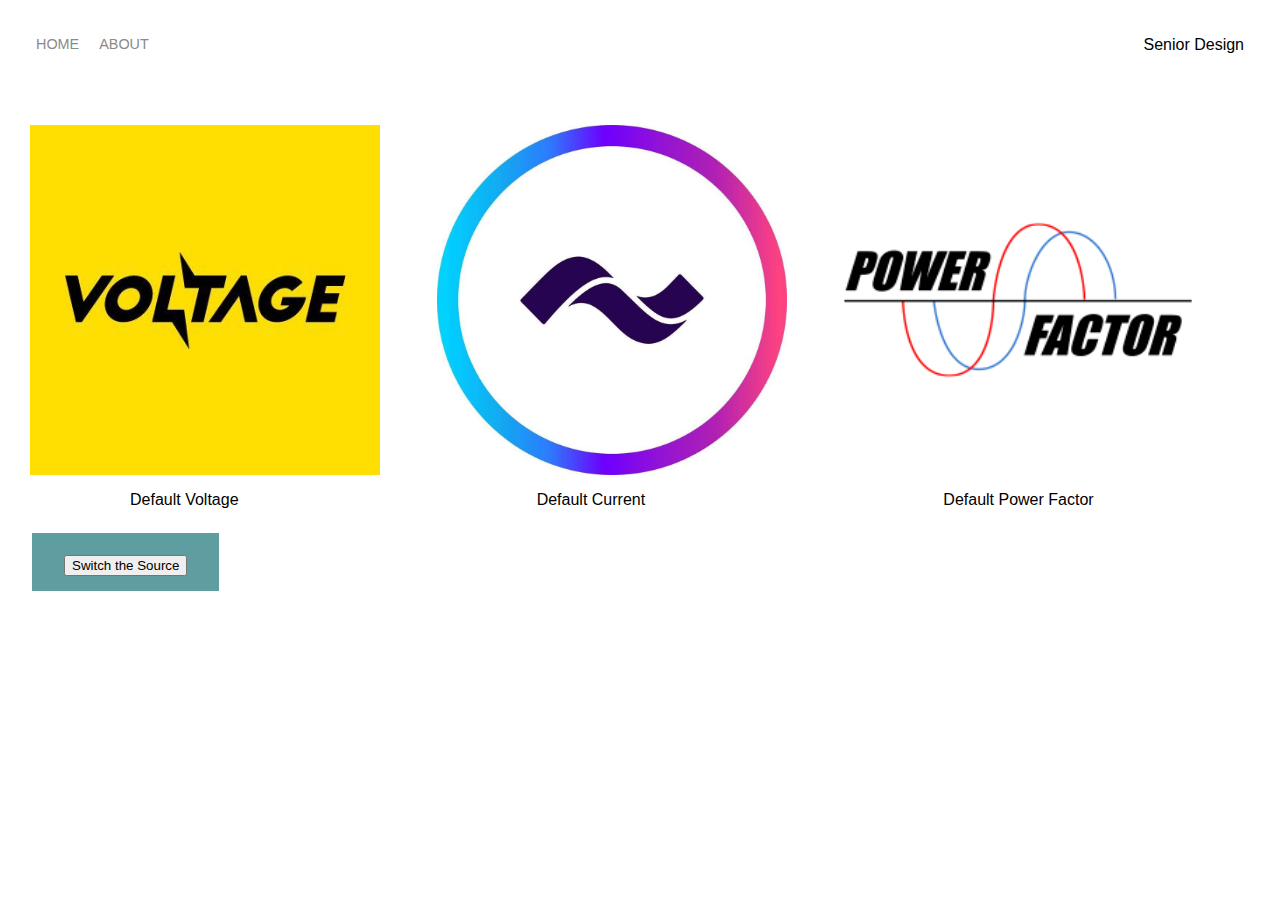
<file: index.html>
<!DOCTYPE html>
<html>
    <head>
        <meta charset="UTF-8">
        <title>Power Management System</title>
        <link rel="stylesheet" href="style.css">
    </head>
    <body> 
        <div class="container">
            <div class="nav-wrapper">
                <div class="left-side">
                    <div class="nav-link-wrapper">
                        <a href="index.html">Home</a>
                    </div>
                    
                    <div class="nav-link-wrapper">
                        <a href="about.html">About</a>
                    </div>
                    
                </div>

                <div class="right-side">
                    <div class="brand">
                        <div>Senior Design</div>
                    </div>
                </div> 
            </div>

            <div class="content-wrapper">
                <div class="items-wrapper">
                    <div class="item-wrapper">
                        <div class="img-background" style="background-image:url(images/voltage.jpg)"></div>
                        <div class="value-wrapper">
                            <p>Default Voltage</p>
                        </div>
                    </div>


                    <div class="item-wrapper">
                        <div class="img-background" style="background-image:url(images/current.jpg)"></div>
                        <div class="value-wrapper">
                            <p>Default Current</p>
                        </div>
                    </div>



                    <div class="item-wrapper">
                        <div class="img-background" style="background-image:url(images/power.jpg)"></div>
                        <div class="value-wrapper">
                            <p>Default Power Factor</p>
                        </div>
                    </div>

                </div>
                <br/>
                <br/>
                <br/>
                
                <div class="button-wrapper">
                    <input type="button" value="Switch the Source">
                </div>
            

            </div>


        </div>


    </body>
</html>
</file>
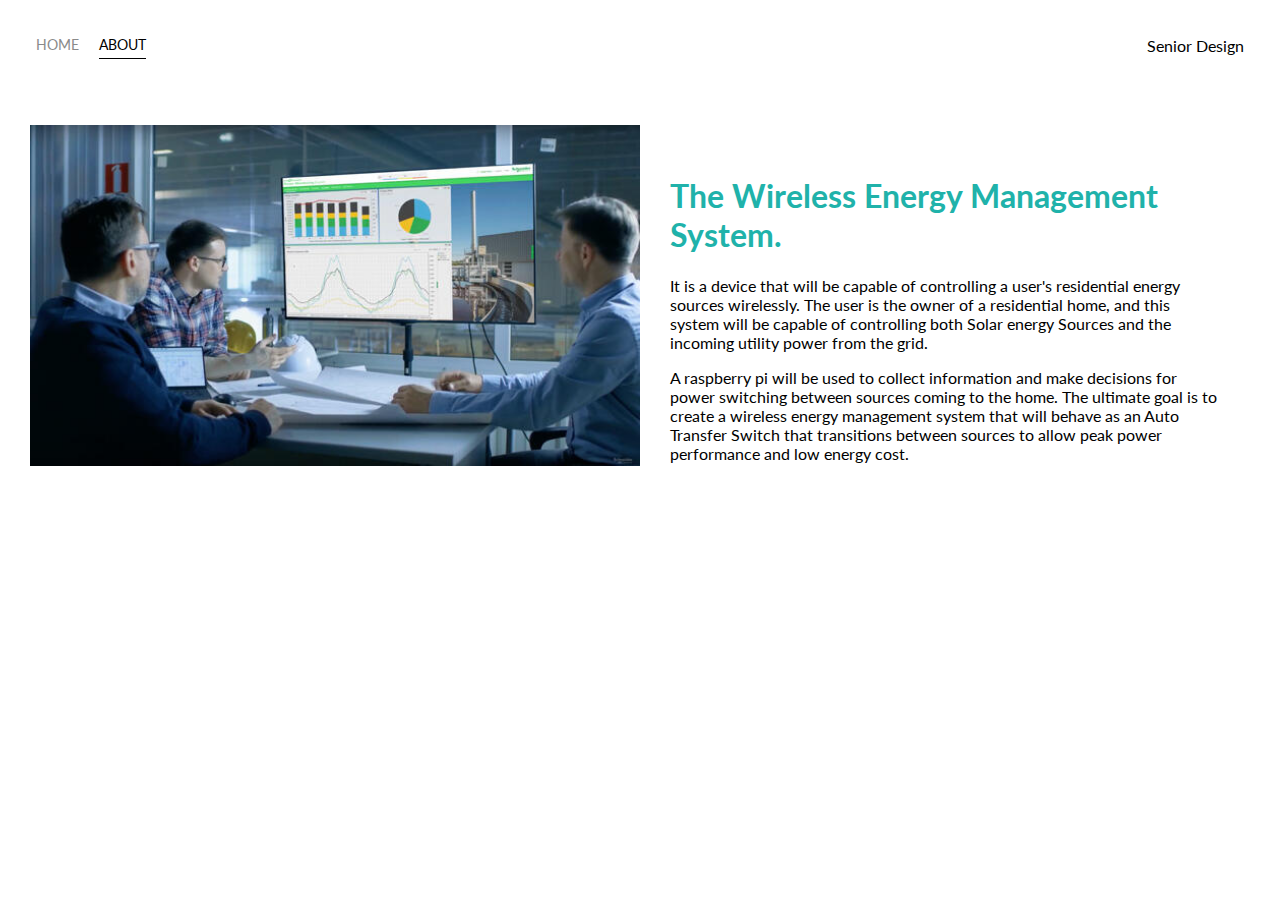
<file: about.html>
<!DOCTYPE html>
<html>
    <head>
        <meta charset="UTF-8">
        <meta name="desctiption" content="This is an awesome website">
        <title>About</title>
        <link href="https://fonts.googleapis.com/css?family=Lato" rel="stylesheet">
        <link rel="stylesheet" href="style.css">
    </head>
    <body>
        <div class="container">
            <div class="nav-wrapper">
                <div class="left-side">
                    <div class="nav-link-wrapper">
                        <a href="index.html">Home</a>
                    </div>
                    
                    <div class="nav-link-wrapper active-nav-link">
                        <a href="about.html">About</a>
                    </div>
                    
                </div>

                <div class="right-side">
                    <div class="brand">
                        <div>Senior Design</div>
                    </div>
                </div> 
            </div>

            <div class="content-wrapper">
                <div class="two-column-wrapper">
                    <div class="image-wrapper">
                        <img src="images/managment.jpg">
                    </div>

                    <div class="content-wrapper">
                        <h1>The Wireless Energy Management System.</h1>
                        <p>It is a device that will be capable of controlling a user's residential energy sources wirelessly. The user is the owner of a residential home, and this system will be capable of controlling both Solar energy Sources and the incoming utility power from the grid.  
                        </p>
                        <p>A raspberry pi will be used to collect information and make decisions for power switching between sources coming to the home. The ultimate goal is to create a wireless energy management system that will behave as an Auto Transfer Switch that transitions between sources to allow peak power performance and low energy cost.</p>
                    </div>



                </div>
            </div>

        </div>
    </body>
</html>
</file>
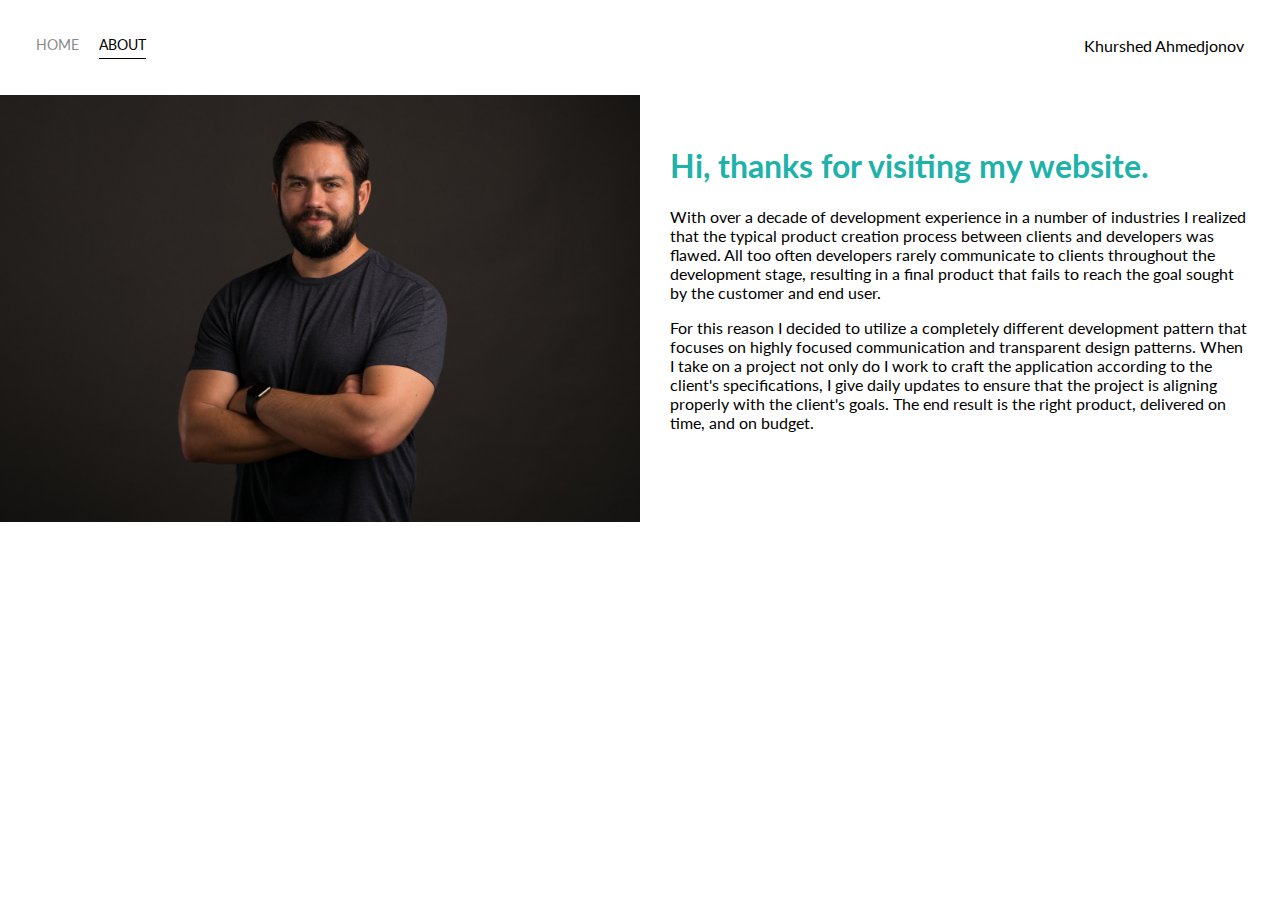
<file: learning html/about.html>
<!DOCTYPE html>
<html>
    <head>
        <meta charset="UTF-8">
        <meta name="desctiption" content="This is an awesome website">
        <title>About</title>
        <link href="https://fonts.googleapis.com/css?family=Lato" rel="stylesheet">
        <link rel="stylesheet" href="styles.css">
    </head>
    <body>
        <div class="container">
            <div class="nav-wrapper">
                <div class="left-side">
                    <div class="nav-link-wrapper">
                        <a href="portfolio.html">Home</a>
                    </div>
                    
                    <div class="nav-link-wrapper active-nav-link">
                        <a href="about.html">About</a>
                    </div>
                    
                </div>

                <div class="right-side">
                    <div class="brand">
                        <div>Khurshed Ahmedjonov</div>
                    </div>
                </div> 
            </div>

            <div class="content-wrapper">
                <div class="two-column-wrapper">
                    <div class="profile-image-wrapper">
                        <img src="images/profile.jpg">
                    </div>

                    <div class="profile-content-wrapper">
                        <h1>Hi, thanks for visiting my website.</h1>
                        <p>With over a decade of development experience in a number of industries I realized that the typical product creation
                            process between clients and developers was flawed. All too often developers rarely communicate to clients throughout
                            the development stage, resulting in a final product that fails to reach the goal sought by the customer and end
                            user. 
                        </p>

                        <p>For this reason I decided to utilize a completely different development pattern that focuses on highly focused
                            communication and transparent design patterns. When I take on a project not only do I work to craft the application
                            according to the client's specifications, I give daily updates to ensure that the project is aligning properly
                            with the client's goals. The end result is the right product, delivered on time, and on budget.</p>
                    </div>



                </div>
            </div>

        </div>
    </body>
</html>
</file>
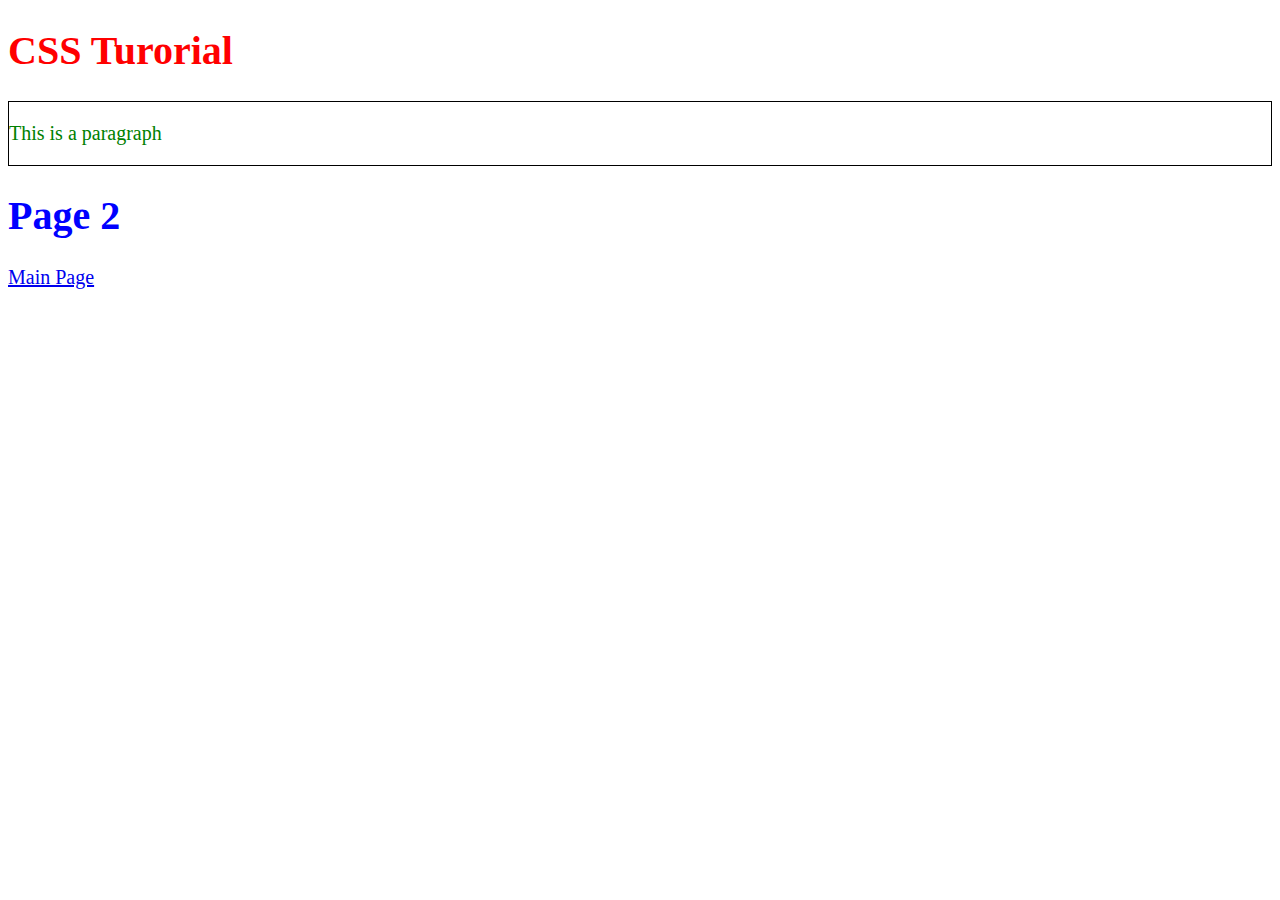
<file: learning html/page2.html>
<!DOCTYPE html>
<html>
    <head>
        <meta charset="UTF-8">
        <meta name="desctiption" content="This is an awesome website">
        <title>Page 2</title>
    </head>
    <body style="color: blue; font-size:20px;">
        <header>
            <h1 style="color: red;">CSS Turorial</h1>
        </header>
        <main style="border: 1px solid black; widows: 80%;">
            <p style="color: green;">This is a paragraph</p>
        </main>
        <footer>
            <h1>Page 2</h1>
            <a href="index.html"> Main Page</a>
        </footer>

        
    </body>
</html>
</file>
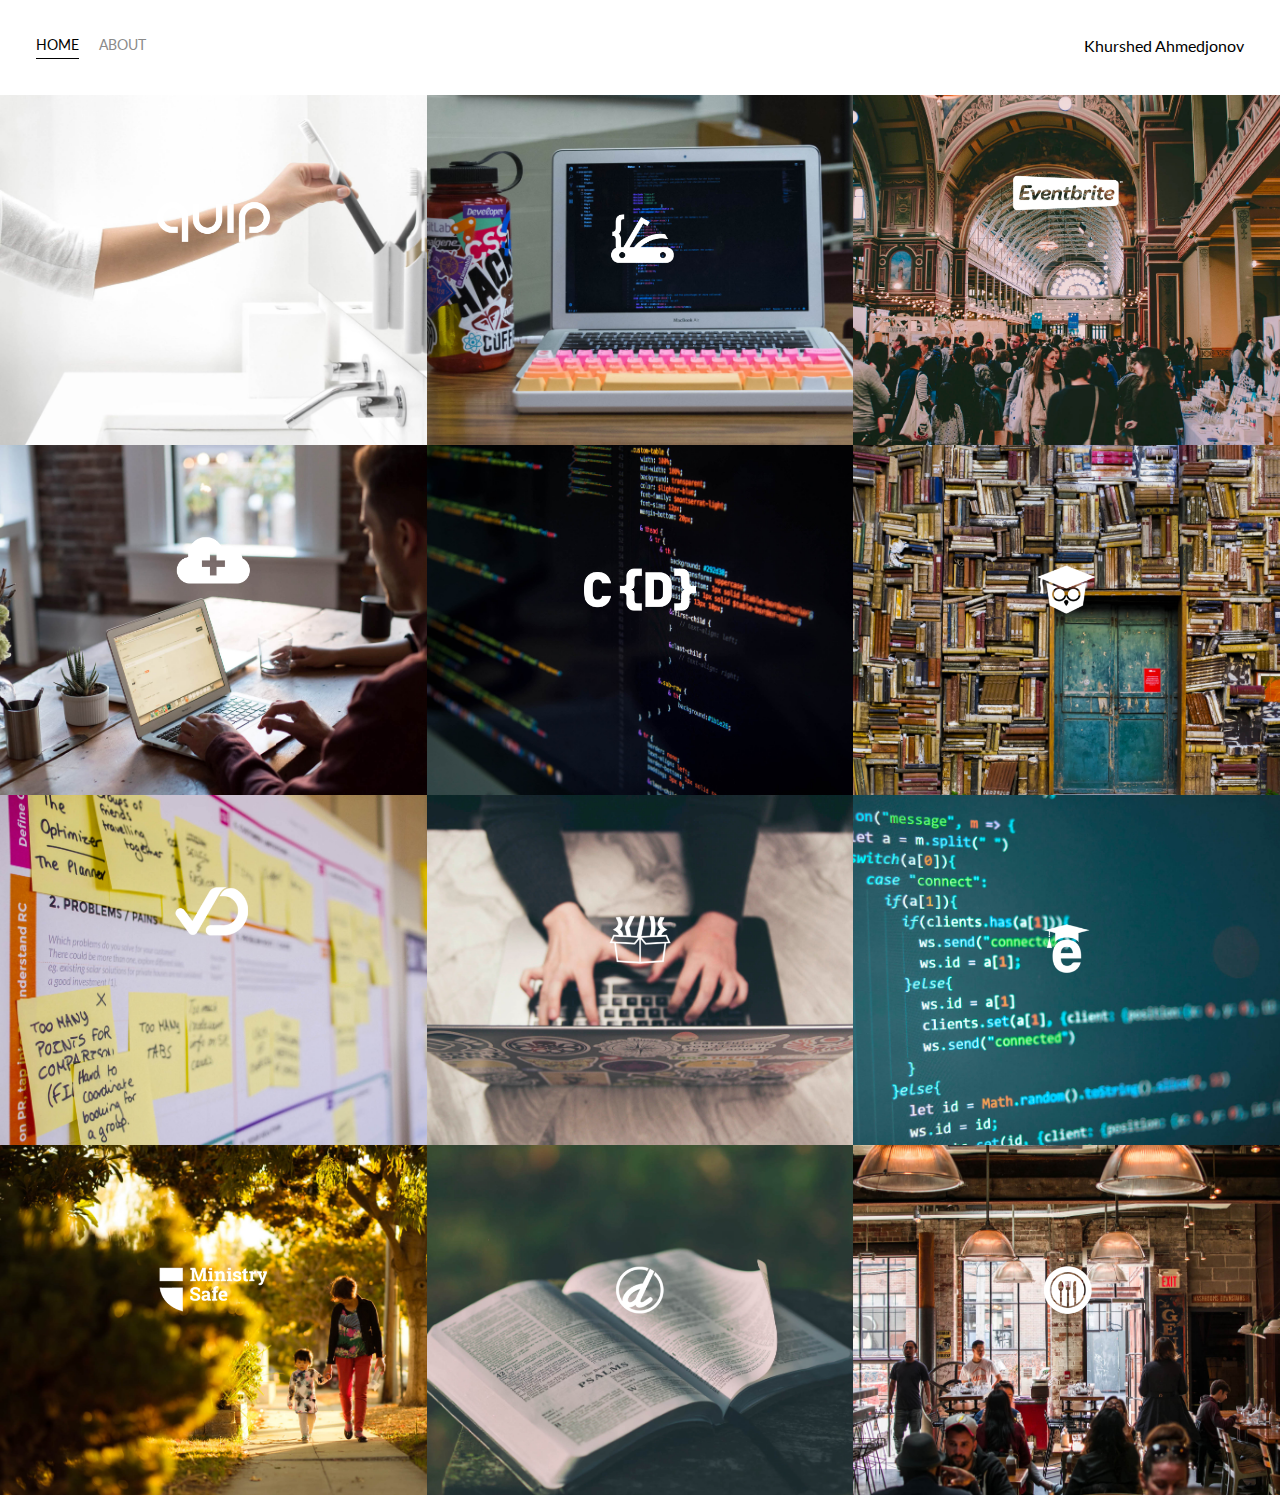
<file: learning html/portfolio.html>
<!DOCTYPE html>
<html>
    <head>
        <meta charset="UTF-8">
        <meta name="desctiption" content="This is an awesome website">
        <title>Portfolio</title>
        <link href="https://fonts.googleapis.com/css?family=Lato" rel="stylesheet">
        <link rel="stylesheet" href="styles.css">
    </head>
    <body>
        <div class="container">
            <div class="nav-wrapper">
                <div class="left-side">
                    <div class="nav-link-wrapper active-nav-link">
                        <a href="portfolio.html">Home</a>
                    </div>
                    
                    <div class="nav-link-wrapper">
                        <a href="about.html">About</a>
                    </div>
                    
                </div>

                <div class="right-side">
                    <div class="brand">
                        <div>Khurshed Ahmedjonov</div>
                    </div>
                </div> 
            </div>

            <div class="content-wrapper">
                <div class="portfolio-items-wrapper">

                    <div class="portfolio-item-wrapper">
                        <div class="portfolio-img-background" style="background-image:url(images/portfolio1.jpg)"></div>
                        <div class="img-text-wrapper">
                            <div class="logo-wrapper">
                                <img src="images/logos/quip.png">
                            </div>

                            <div class="subtitle">
                                I built the Quip Ecommerce platform, named a Top 25 Invention by Time Magazine in 2016.
                            </div>
                        </div>
                    </div>

                    <div class="portfolio-item-wrapper">
                        <div class="portfolio-img-background" style="background-image:url(images/portfolio2.jpg)"></div>
                        <div class="img-text-wrapper">
                            <div class="logo-wrapper">
                                <img src="images/logos/devcamp.png">
                            </div>

                            <div class="subtitle">
                                Coding bootcamp and learning managment system.
                            </div>
                        </div>
                    </div>

                    <div class="portfolio-item-wrapper">
                        <div class="portfolio-img-background" style="background-image:url(images/portfolio3.jpg)"></div>
                        <div class="img-text-wrapper">
                            <div class="logo-wrapper">
                                <img src="images/logos/eventbrite.png">
                            </div>

                            <div class="subtitle">
                                Eventbrite is the leading event management platform on the web with millions of individuals utilizing their applications to find, register or, and management events in numerous industries.
                            </div>
                        </div>
                    </div>

                    <div class="portfolio-item-wrapper">
                        <div class="portfolio-img-background" style="background-image:url(images/portfolio4.jpg)"></div>
                        <div class="img-text-wrapper">
                            <div class="logo-wrapper">
                                <img src="images/logos/shop-hacker.png">
                            </div>

                            <div class="subtitle">
                                Shop Hacker allows you to easily import digital products such as elearning courses, software, and games directly into your ecommerce store.
                            </div>
                        </div>
                    </div>

                    <div class="portfolio-item-wrapper">
                        <div class="portfolio-img-background" style="background-image:url(images/portfolio5.jpg)"></div>
                        <div class="img-text-wrapper">
                            <div class="logo-wrapper">
                                <img src="images/logos/crondose.png">
                            </div>

                            <div class="subtitle">
                                Online tutorials and productivity tips.
                            </div>
                        </div>
                    </div>

                    <div class="portfolio-item-wrapper">
                        <div class="portfolio-img-background" style="background-image:url(images/portfolio6.jpg)"></div>
                        <div class="img-text-wrapper">
                            <div class="logo-wrapper">
                                <img src="images/logos/dailysmarty.png">
                            </div>

                            <div class="subtitle">
                                Keep track of what you learn every day.
                            </div>
                        </div>
                    </div>

                    <div class="portfolio-item-wrapper">
                        <div class="portfolio-img-background" style="background-image:url(images/portfolio7.jpg)"></div>
                        <div class="img-text-wrapper">
                            <div class="logo-wrapper">
                                <img src="images/logos/dashtrack.png">
                            </div>

                            <div class="subtitle">
                                What you track improves. DashTrack is a journal that makes it easy to track your daily tasks and make the most of your time each day.
                            </div>
                        </div>
                    </div>

                    <div class="portfolio-item-wrapper">
                        <div class="portfolio-img-background" style="background-image:url(images/portfolio8.jpg)"></div>
                        <div class="img-text-wrapper">
                            <div class="logo-wrapper">
                                <img src="images/logos/devtrunk.png">
                            </div>

                            <div class="subtitle">
                                Online shop for developer happiness.
                            </div>
                        </div>
                    </div>

                    <div class="portfolio-item-wrapper">
                        <div class="portfolio-img-background" style="background-image:url(images/portfolio9.jpg)"></div>
                        <div class="img-text-wrapper">
                            <div class="logo-wrapper">
                                <img src="images/logos/edutechional.png">
                            </div>

                            <div class="subtitle">
                                Online technology tutorials.
                            </div>
                        </div>
                    </div>

                    <div class="portfolio-item-wrapper">
                        <div class="portfolio-img-background" style="background-image:url(images/portfolio10.jpg)"></div>
                        <div class="img-text-wrapper">
                            <div class="logo-wrapper">
                                <img src="images/logos/ministry-safe.png">
                            </div>

                            <div class="subtitle">
                                A complete child safety system for organizations.
                            </div>
                        </div>
                    </div>

                    <div class="portfolio-item-wrapper">
                        <div class="portfolio-img-background" style="background-image:url(images/portfolio11.jpg)"></div>
                        <div class="img-text-wrapper">
                            <div class="logo-wrapper">
                                <img src="images/logos/open-devos.png">
                            </div>

                            <div class="subtitle">
                                Publish and share daily devotionals.
                            </div>
                        </div>
                    </div>

                    <div class="portfolio-item-wrapper">
                        <div class="portfolio-img-background" style="background-image:url(images/portfolio12.jpg)"></div>
                        <div class="img-text-wrapper">
                            <div class="logo-wrapper">
                                <img src="images/logos/toastability.png">
                            </div>

                            <div class="subtitle">
                                Easy way to manage the digital life of your bar or restaurant.
                            </div>
                        </div>
                    </div>



                </div>
            </div>

        </div>
    </body>
<script>
    const portfolioItems = document.querySelectorAll('.portfolio-item-wrapper')

    portfolioItems.forEach(portfolioItem => {
        portfolioItem.addEventListener('mouseover', () => {
            portfolioItem.childNodes[1].classList.add('img-darken');
        })

        portfolioItem.addEventListener('mouseout', () => {
            portfolioItem.childNodes[1].classList.remove('img-darken');
        })
    })
</script>

</html>
</file>
<file: style.css>
body {
    font-family: "Lato", sans-serif;
    margin: 0px;
}

.container  {
    display: grid;
    grid-template-columns: 1fr;
}

.nav-wrapper {
    display: flex;
    justify-content: space-between;
    padding: 36px;
}

.left-side {
    display: flex;
}

.nav-wrapper > .left-side > div {
    margin-right: 20px;
    font-size: 0.9em;
    text-transform: uppercase;
}

.nav-link-wrapper {
    height: 22px;
    border-bottom: 1px solid transparent;
    transition: border-bottom 0.5s;
}

.nav-link-wrapper a {
    color: #8a8a8a;
    text-decoration: none;
    transition: color 0.5s;
}
.nav-link-wrapper:hover {
    border-bottom: 1px solid black;
}

.nav-link-wrapper:hover a {
    color: black;
}

.active-nav-link {
    border-bottom: 1px solid black;

}
.active-nav-link a {
    color: black !important;
}

/* Main screen */

.items-wrapper {
    display: grid;
    grid-template-columns: 1fr 1fr 1fr;
}

.item-wrapper {
    position: relative;
}

.img-background {
    height: 350px;
    width: 350px;
    background-size: cover;
    background-position: center;
    background-repeat: no-repeat;
}

.value-wrapper {
    position: absolute;
    display: flex;
    flex-direction: column;
    height: 100%;
    text-align: bottom;
    padding-left: 100px;
    padding-right: 100px;
}

.button-wrapper {
    background-color: cadetblue;
    border: none;
    color: white;
    padding: 15px 32px;
    text-align: center;
    text-decoration: none;
    display: inline-block;
    font-size: 16px;
    margin: 4px 2px;
    cursor: pointer;
    font-size: 1.5em;
}
/* About page */
.two-column-wrapper {
    display: grid;
    grid-template-columns: 1fr 1fr;
}

.image-wrapper img {
    width: 100%;
}

.content-wrapper {
    padding: 30px;
}

.content-wrapper h1 {
    color: lightseagreen;
}
</file>
<file: learning html/styles.css>
/*Master Styles*/
body {
    font-family: "Lato", sans-serif;
    margin: 0px;
}

.container  {
    display: grid;
    grid-template-columns: 1fr;
}
.nav-wrapper {
    display: flex;
    justify-content: space-between;
    padding: 36px;
}

.left-side {
    display: flex;
}

.nav-wrapper > .left-side > div {
    margin-right: 20px;
    font-size: 0.9em;
    text-transform: uppercase;
}

.nav-link-wrapper {
    height: 22px;
    border-bottom: 1px solid transparent;
    transition: border-bottom 0.5s;
}

.nav-link-wrapper a {
    color: #8a8a8a;
    text-decoration: none;
    transition: color 0.5s;
}
.nav-link-wrapper:hover {
    border-bottom: 1px solid black;
}

.nav-link-wrapper:hover a {
    color: black;
}

.active-nav-link {
    border-bottom: 1px solid black;

}
.active-nav-link a {
    color: black !important;
}

/* Portfolio Styles */

.portfolio-items-wrapper {
    display: grid;
    grid-template-columns: 1fr 1fr 1fr;
}

.portfolio-item-wrapper {
    position: relative;
}

.portfolio-img-background {
    height: 350px;
    width: 100%;
    background-size: cover;
    background-position: center;
    background-repeat: no-repeat;
}

.img-text-wrapper {
    position: absolute;
    top: 0;
    display: flex;
    flex-direction: column;
    justify-content: center;
    align-content: center;
    height: 100%;
    text-align: center;
    padding-left: 100px;
    padding-right: 100px;
}

.logo-wrapper img {
    width: 50%;
    margin-bottom: 20px;
}

.img-text-wrapper .subtitle {
    transition: 1s;
    font-weight: 600;
    color: transparent;
}

.img-text-wrapper:hover .subtitle {
    font-weight: 600;
    color: lightseagreen;
}

.img-darken {
    transition: 1s;
    filter: brightness(10%);
}

/* About page */

.two-column-wrapper {
    display: grid;
    grid-template-columns: 1fr 1fr;
}

.profile-image-wrapper img {
    width: 100%;
}

.profile-content-wrapper {
    padding: 30px;
}

.profile-content-wrapper h1 {
    color: lightseagreen;
}
</file>
